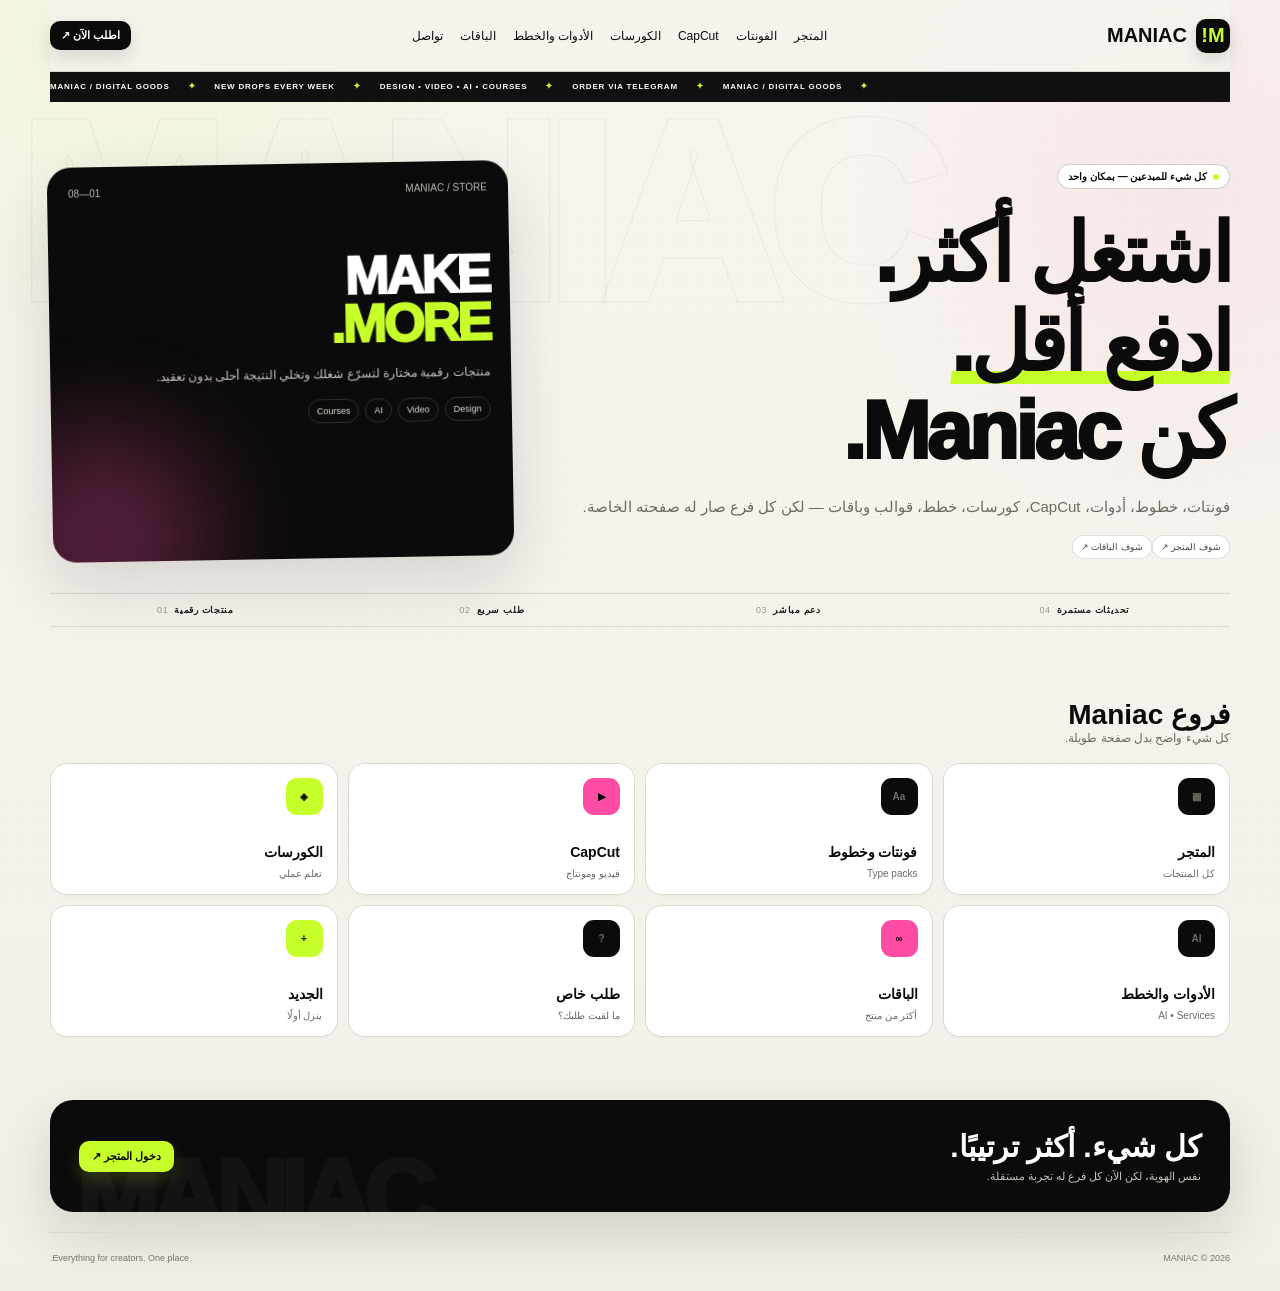
<file: index.html>
<!doctype html><html lang="ar" dir="rtl"><head><meta charset="utf-8"><meta name="viewport" content="width=device-width,initial-scale=1"><title>Maniac — الرئيسية</title><link rel="stylesheet" href="style.css?v=20260921c"></head><body><div class="wrap"><nav><a class="logo" href="index.html"><span class="logoMark">M!</span><span>MANIAC</span></a><div class="nav"><a href="shop.html">المتجر</a><a href="fonts.html">الفونتات</a><a href="capcut.html">CapCut</a><a href="courses.html">الكورسات</a><a href="tools.html">الأدوات والخطط</a><a href="bundles.html">الباقات</a><a href="contact.html">تواصل</a></div><a class="navBtn" href="https://t.me/aabrahamdrbaa" target="_blank">اطلب الآن ↗</a></nav><div class="ticker"><div class="tickerTrack" dir="ltr"><span>MANIAC / DIGITAL GOODS</span><i>✦</i><span>NEW DROPS EVERY WEEK</span><i>✦</i><span>DESIGN • VIDEO • AI • COURSES</span><i>✦</i><span>ORDER VIA TELEGRAM</span><i>✦</i><span>MANIAC / DIGITAL GOODS</span><i>✦</i></div></div><main><section class="hero"><div><span class="kicker"><i></i> كل شيء للمبدعين — بمكان واحد</span><h1><span class="heroLine">اشتغل أكثر.</span><span class="heroLine accent">ادفع أقل.</span><span class="heroLine">كن <bdi dir="ltr">Maniac</bdi>.</span></h1><p class="lead">فونتات، خطوط، أدوات، <bdi dir="ltr">CapCut</bdi>، كورسات، خطط، قوالب وباقات — لكن كل فرع صار له صفحته الخاصة.</p><div class="tagRow"><a class="tag" href="shop.html">شوف المتجر ↗</a><a class="tag" href="bundles.html">شوف الباقات ↗</a></div></div><div class="heroSide"><div class="mini"><span>MANIAC / STORE</span><span>01—08</span></div><div class="bigWord">MAKE<br><span>MORE.</span></div><div class="sideText">منتجات رقمية مختارة لتسرّع شغلك وتخلي النتيجة أحلى بدون تعقيد.</div><div class="pillRow"><span class="pill">Design</span><span class="pill">Video</span><span class="pill">AI</span><span class="pill">Courses</span></div></div></section><div class="featureLine" dir="ltr"><div class="featureItem"><span>01</span><b dir="rtl">منتجات رقمية</b></div><div class="featureItem"><span>02</span><b dir="rtl">طلب سريع</b></div><div class="featureItem"><span>03</span><b dir="rtl">دعم مباشر</b></div><div class="featureItem"><span>04</span><b dir="rtl">تحديثات مستمرة</b></div></div><section class="section"><div class="head"><div><h2>فروع Maniac</h2><p>كل شيء واضح بدل صفحة طويلة.</p></div></div><div class="grid"><a class="cat" href="shop.html"><span class="icon">▦</span><div><h3>المتجر</h3><span>كل المنتجات</span></div></a><a class="cat" href="fonts.html"><span class="icon">Aa</span><div><h3>فونتات وخطوط</h3><span>Type packs</span></div></a><a class="cat" href="capcut.html"><span class="icon">▶</span><div><h3>CapCut</h3><span>فيديو ومونتاج</span></div></a><a class="cat" href="courses.html"><span class="icon">◈</span><div><h3>الكورسات</h3><span>تعلم عملي</span></div></a><a class="cat" href="tools.html"><span class="icon">AI</span><div><h3>الأدوات والخطط</h3><span>AI • Services</span></div></a><a class="cat" href="bundles.html"><span class="icon">∞</span><div><h3>الباقات</h3><span>أكثر من منتج</span></div></a><a class="cat" href="contact.html"><span class="icon">?</span><div><h3>طلب خاص</h3><span>ما لقيت طلبك؟</span></div></a><a class="cat" href="shop.html"><span class="icon">+</span><div><h3>الجديد</h3><span>ينزل أولًا</span></div></a></div></section><section class="banner"><div><h2>كل شيء. أكثر ترتيبًا.</h2><p>نفس الهوية، لكن الآن كل فرع له تجربة مستقلة.</p></div><a class="bannerBtn" href="shop.html">دخول المتجر ↗</a></section></main><footer><span>MANIAC © 2026</span><span>Everything for creators. One place.</span></footer></div><div class="mobileBar"><a href="shop.html">المتجر</a><a href="bundles.html">الباقات</a><a class="mobileOrder" href="https://t.me/aabrahamdrbaa" target="_blank" rel="noopener">Telegram ↗</a></div></body></html>
</file>
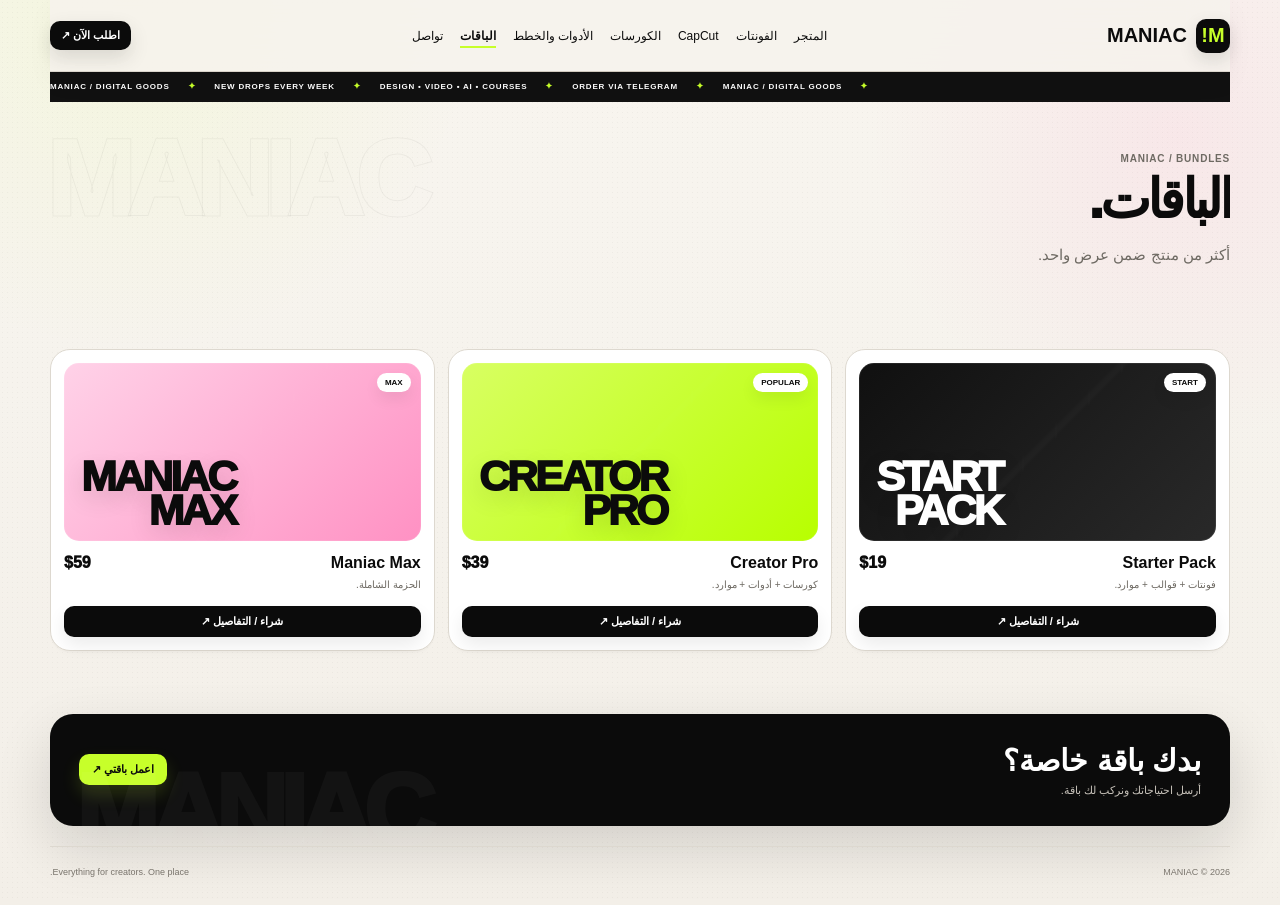
<file: bundles.html>
<!doctype html><html lang="ar" dir="rtl"><head><meta charset="utf-8"><meta name="viewport" content="width=device-width,initial-scale=1"><title>الباقات. — Maniac</title><link rel="stylesheet" href="style.css"></head><body><div class="wrap"><nav><a class="logo" href="index.html"><span class="logoMark">M!</span><span>MANIAC</span></a><div class="nav"><a class="" href="shop.html">المتجر</a><a class="" href="fonts.html">الفونتات</a><a class="" href="capcut.html">CapCut</a><a class="" href="courses.html">الكورسات</a><a class="" href="tools.html">الأدوات والخطط</a><a class="active" href="bundles.html">الباقات</a><a class="" href="contact.html">تواصل</a></div><a class="navBtn" href="https://t.me/aabrahamdrbaa" target="_blank">اطلب الآن ↗</a></nav><div class="ticker"><div class="tickerTrack"><span>MANIAC / DIGITAL GOODS</span><i>✦</i><span>NEW DROPS EVERY WEEK</span><i>✦</i><span>DESIGN • VIDEO • AI • COURSES</span><i>✦</i><span>ORDER VIA TELEGRAM</span><i>✦</i><span>MANIAC / DIGITAL GOODS</span><i>✦</i></div></div><main><section class="pageHead"><span class="eyebrow">MANIAC / BUNDLES</span><h1>الباقات.</h1><p>أكثر من منتج ضمن عرض واحد.</p></section><section class="section"><div class="products"><article class="card"><div class="visual black"><span class="sticker">START</span><div class="art">START<br>PACK</div></div><div class="row"><div><h3>Starter Pack</h3><p>فونتات + قوالب + موارد.</p></div><div class="price">$19</div></div><a class="buy" href="https://t.me/aabrahamdrbaa" target="_blank">شراء / التفاصيل ↗</a></article><article class="card"><div class="visual lime"><span class="sticker">POPULAR</span><div class="art">CREATOR<br>PRO</div></div><div class="row"><div><h3>Creator Pro</h3><p>كورسات + أدوات + موارد.</p></div><div class="price">$39</div></div><a class="buy" href="https://t.me/aabrahamdrbaa" target="_blank">شراء / التفاصيل ↗</a></article><article class="card"><div class="visual pink"><span class="sticker">MAX</span><div class="art">MANIAC<br>MAX</div></div><div class="row"><div><h3>Maniac Max</h3><p>الحزمة الشاملة.</p></div><div class="price">$59</div></div><a class="buy" href="https://t.me/aabrahamdrbaa" target="_blank">شراء / التفاصيل ↗</a></article></div></section><section class="banner"><div><h2>بدك باقة خاصة؟</h2><p>أرسل احتياجاتك ونركب لك باقة.</p></div><a class="bannerBtn" href="https://t.me/aabrahamdrbaa" target="_blank">اعمل باقتي ↗</a></section></main><footer><span>MANIAC © 2026</span><span>Everything for creators. One place.</span></footer></div><div class="mobileBar"><a href="shop.html">المتجر</a><a href="bundles.html">الباقات</a><a class="mobileOrder" href="https://t.me/aabrahamdrbaa" target="_blank" rel="noopener">Telegram ↗</a></div></body></html>
</file>
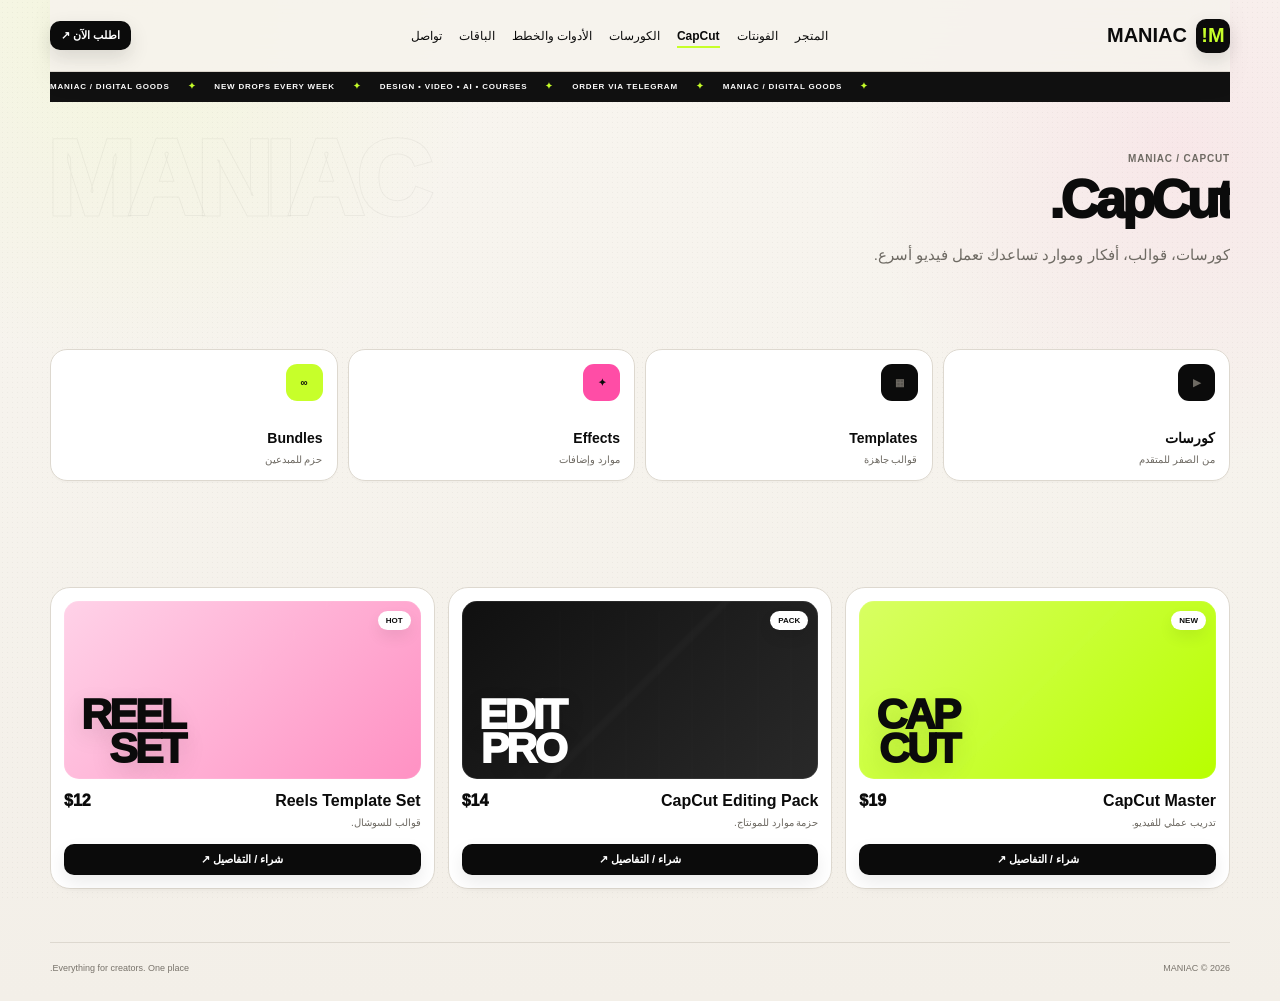
<file: capcut.html>
<!doctype html><html lang="ar" dir="rtl"><head><meta charset="utf-8"><meta name="viewport" content="width=device-width,initial-scale=1"><title>CapCut. — Maniac</title><link rel="stylesheet" href="style.css"></head><body><div class="wrap"><nav><a class="logo" href="index.html"><span class="logoMark">M!</span><span>MANIAC</span></a><div class="nav"><a class="" href="shop.html">المتجر</a><a class="" href="fonts.html">الفونتات</a><a class="active" href="capcut.html">CapCut</a><a class="" href="courses.html">الكورسات</a><a class="" href="tools.html">الأدوات والخطط</a><a class="" href="bundles.html">الباقات</a><a class="" href="contact.html">تواصل</a></div><a class="navBtn" href="https://t.me/aabrahamdrbaa" target="_blank">اطلب الآن ↗</a></nav><div class="ticker"><div class="tickerTrack"><span>MANIAC / DIGITAL GOODS</span><i>✦</i><span>NEW DROPS EVERY WEEK</span><i>✦</i><span>DESIGN • VIDEO • AI • COURSES</span><i>✦</i><span>ORDER VIA TELEGRAM</span><i>✦</i><span>MANIAC / DIGITAL GOODS</span><i>✦</i></div></div><main><section class="pageHead"><span class="eyebrow">MANIAC / CAPCUT</span><h1>CapCut.</h1><p>كورسات، قوالب، أفكار وموارد تساعدك تعمل فيديو أسرع.</p></section><section class="section"><div class="grid"><a class="cat" href="#products"><span class="icon">▶</span><div><h3>كورسات</h3><span>من الصفر للمتقدم</span></div></a><a class="cat" href="#products"><span class="icon">▦</span><div><h3>Templates</h3><span>قوالب جاهزة</span></div></a><a class="cat" href="#products"><span class="icon">✦</span><div><h3>Effects</h3><span>موارد وإضافات</span></div></a><a class="cat" href="#products"><span class="icon">∞</span><div><h3>Bundles</h3><span>حزم للمبدعين</span></div></a></div></section><section class="section" id="products"><div class="products"><article class="card"><div class="visual lime"><span class="sticker">NEW</span><div class="art">CAP<br>CUT</div></div><div class="row"><div><h3>CapCut Master</h3><p>تدريب عملي للفيديو.</p></div><div class="price">$19</div></div><a class="buy" href="https://t.me/aabrahamdrbaa" target="_blank">شراء / التفاصيل ↗</a></article><article class="card"><div class="visual black"><span class="sticker">PACK</span><div class="art">EDIT<br>PRO</div></div><div class="row"><div><h3>CapCut Editing Pack</h3><p>حزمة موارد للمونتاج.</p></div><div class="price">$14</div></div><a class="buy" href="https://t.me/aabrahamdrbaa" target="_blank">شراء / التفاصيل ↗</a></article><article class="card"><div class="visual pink"><span class="sticker">HOT</span><div class="art">REEL<br>SET</div></div><div class="row"><div><h3>Reels Template Set</h3><p>قوالب للسوشال.</p></div><div class="price">$12</div></div><a class="buy" href="https://t.me/aabrahamdrbaa" target="_blank">شراء / التفاصيل ↗</a></article></div></section></main><footer><span>MANIAC © 2026</span><span>Everything for creators. One place.</span></footer></div><div class="mobileBar"><a href="shop.html">المتجر</a><a href="bundles.html">الباقات</a><a class="mobileOrder" href="https://t.me/aabrahamdrbaa" target="_blank" rel="noopener">Telegram ↗</a></div></body></html>
</file>
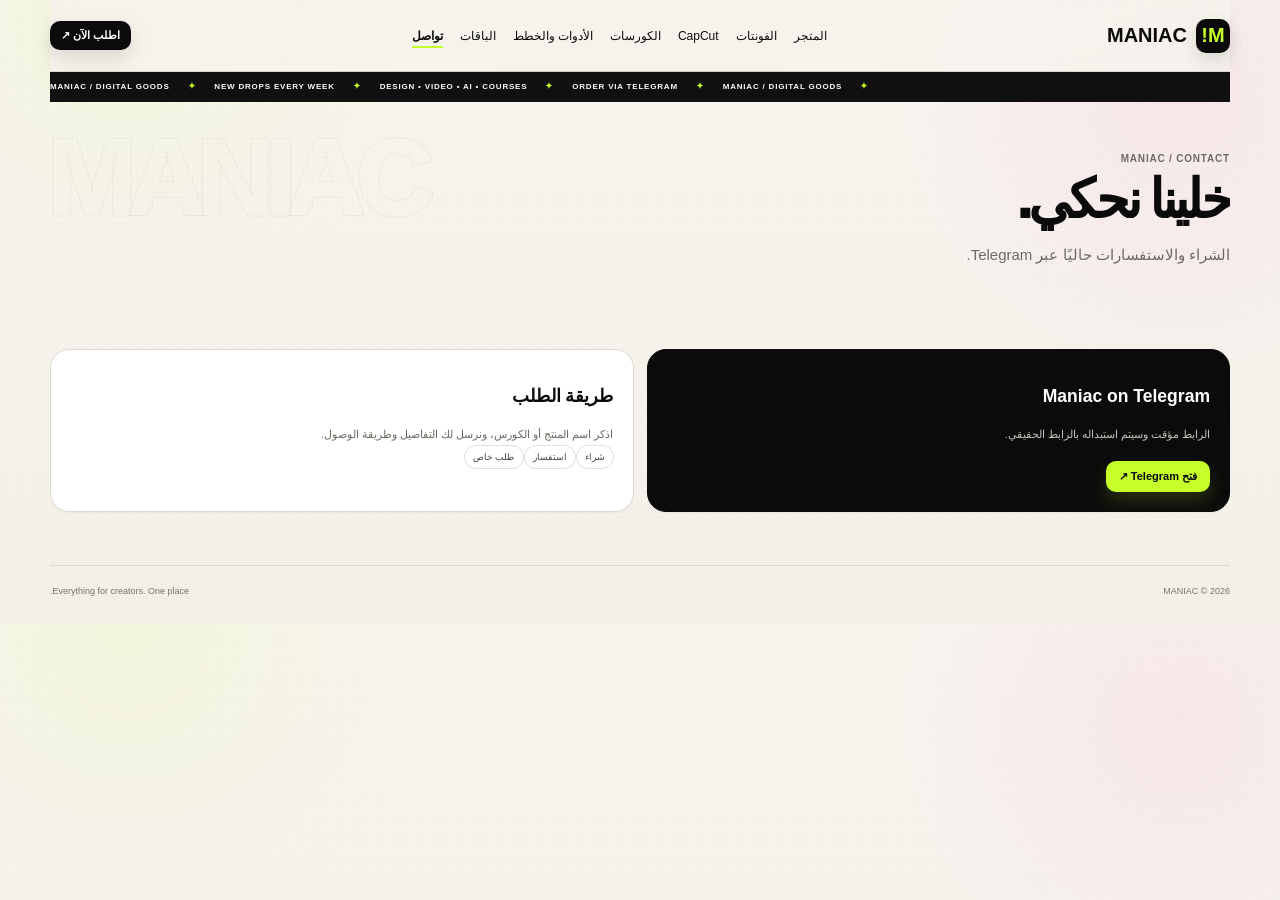
<file: contact.html>
<!doctype html><html lang="ar" dir="rtl"><head><meta charset="utf-8"><meta name="viewport" content="width=device-width,initial-scale=1"><title>خلينا نحكي. — Maniac</title><link rel="stylesheet" href="style.css"></head><body><div class="wrap"><nav><a class="logo" href="index.html"><span class="logoMark">M!</span><span>MANIAC</span></a><div class="nav"><a class="" href="shop.html">المتجر</a><a class="" href="fonts.html">الفونتات</a><a class="" href="capcut.html">CapCut</a><a class="" href="courses.html">الكورسات</a><a class="" href="tools.html">الأدوات والخطط</a><a class="" href="bundles.html">الباقات</a><a class="active" href="contact.html">تواصل</a></div><a class="navBtn" href="https://t.me/aabrahamdrbaa" target="_blank">اطلب الآن ↗</a></nav><div class="ticker"><div class="tickerTrack"><span>MANIAC / DIGITAL GOODS</span><i>✦</i><span>NEW DROPS EVERY WEEK</span><i>✦</i><span>DESIGN • VIDEO • AI • COURSES</span><i>✦</i><span>ORDER VIA TELEGRAM</span><i>✦</i><span>MANIAC / DIGITAL GOODS</span><i>✦</i></div></div><main><section class="pageHead"><span class="eyebrow">MANIAC / CONTACT</span><h1>خلينا نحكي.</h1><p>الشراء والاستفسارات حاليًا عبر Telegram.</p></section><section class="section"><div class="split"><div class="panel dark"><h3>Maniac on Telegram</h3><p>الرابط مؤقت وسيتم استبداله بالرابط الحقيقي.</p><a class="bannerBtn" style="display:inline-block;margin-top:16px" href="https://t.me/aabrahamdrbaa" target="_blank">فتح Telegram ↗</a></div><div class="panel"><h3>طريقة الطلب</h3><p>اذكر اسم المنتج أو الكورس، ونرسل لك التفاصيل وطريقة الوصول.</p><div class="tagRow"><span class="tag">شراء</span><span class="tag">استفسار</span><span class="tag">طلب خاص</span></div></div></div></section></main><footer><span>MANIAC © 2026</span><span>Everything for creators. One place.</span></footer></div><div class="mobileBar"><a href="shop.html">المتجر</a><a href="bundles.html">الباقات</a><a class="mobileOrder" href="https://t.me/aabrahamdrbaa" target="_blank" rel="noopener">Telegram ↗</a></div></body></html>
</file>
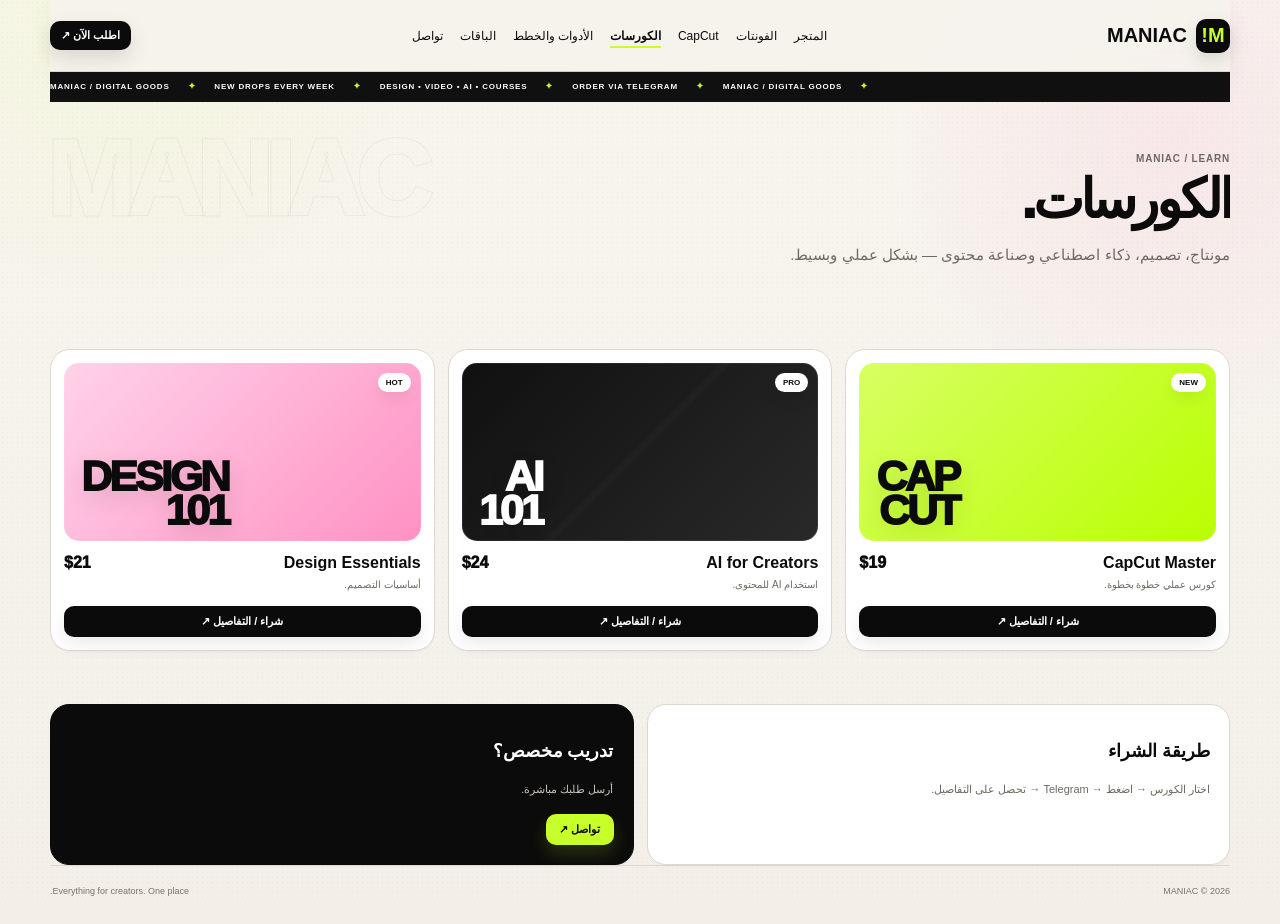
<file: courses.html>
<!doctype html><html lang="ar" dir="rtl"><head><meta charset="utf-8"><meta name="viewport" content="width=device-width,initial-scale=1"><title>الكورسات. — Maniac</title><link rel="stylesheet" href="style.css"></head><body><div class="wrap"><nav><a class="logo" href="index.html"><span class="logoMark">M!</span><span>MANIAC</span></a><div class="nav"><a class="" href="shop.html">المتجر</a><a class="" href="fonts.html">الفونتات</a><a class="" href="capcut.html">CapCut</a><a class="active" href="courses.html">الكورسات</a><a class="" href="tools.html">الأدوات والخطط</a><a class="" href="bundles.html">الباقات</a><a class="" href="contact.html">تواصل</a></div><a class="navBtn" href="https://t.me/aabrahamdrbaa" target="_blank">اطلب الآن ↗</a></nav><div class="ticker"><div class="tickerTrack"><span>MANIAC / DIGITAL GOODS</span><i>✦</i><span>NEW DROPS EVERY WEEK</span><i>✦</i><span>DESIGN • VIDEO • AI • COURSES</span><i>✦</i><span>ORDER VIA TELEGRAM</span><i>✦</i><span>MANIAC / DIGITAL GOODS</span><i>✦</i></div></div><main><section class="pageHead"><span class="eyebrow">MANIAC / LEARN</span><h1>الكورسات.</h1><p>مونتاج، تصميم، ذكاء اصطناعي وصناعة محتوى — بشكل عملي وبسيط.</p></section><section class="section"><div class="products"><article class="card"><div class="visual lime"><span class="sticker">NEW</span><div class="art">CAP<br>CUT</div></div><div class="row"><div><h3>CapCut Master</h3><p>كورس عملي خطوة بخطوة.</p></div><div class="price">$19</div></div><a class="buy" href="https://t.me/aabrahamdrbaa" target="_blank">شراء / التفاصيل ↗</a></article><article class="card"><div class="visual black"><span class="sticker">PRO</span><div class="art">AI<br>101</div></div><div class="row"><div><h3>AI for Creators</h3><p>استخدام AI للمحتوى.</p></div><div class="price">$24</div></div><a class="buy" href="https://t.me/aabrahamdrbaa" target="_blank">شراء / التفاصيل ↗</a></article><article class="card"><div class="visual pink"><span class="sticker">HOT</span><div class="art">DESIGN<br>101</div></div><div class="row"><div><h3>Design Essentials</h3><p>أساسيات التصميم.</p></div><div class="price">$21</div></div><a class="buy" href="https://t.me/aabrahamdrbaa" target="_blank">شراء / التفاصيل ↗</a></article></div></section><section class="split"><div class="panel"><h3>طريقة الشراء</h3><p>اختار الكورس → اضغط → Telegram → تحصل على التفاصيل.</p></div><div class="panel dark"><h3>تدريب مخصص؟</h3><p>أرسل طلبك مباشرة.</p><a class="bannerBtn" style="display:inline-block;margin-top:14px" href="https://t.me/aabrahamdrbaa" target="_blank">تواصل ↗</a></div></section></main><footer><span>MANIAC © 2026</span><span>Everything for creators. One place.</span></footer></div><div class="mobileBar"><a href="shop.html">المتجر</a><a href="bundles.html">الباقات</a><a class="mobileOrder" href="https://t.me/aabrahamdrbaa" target="_blank" rel="noopener">Telegram ↗</a></div></body></html>
</file>
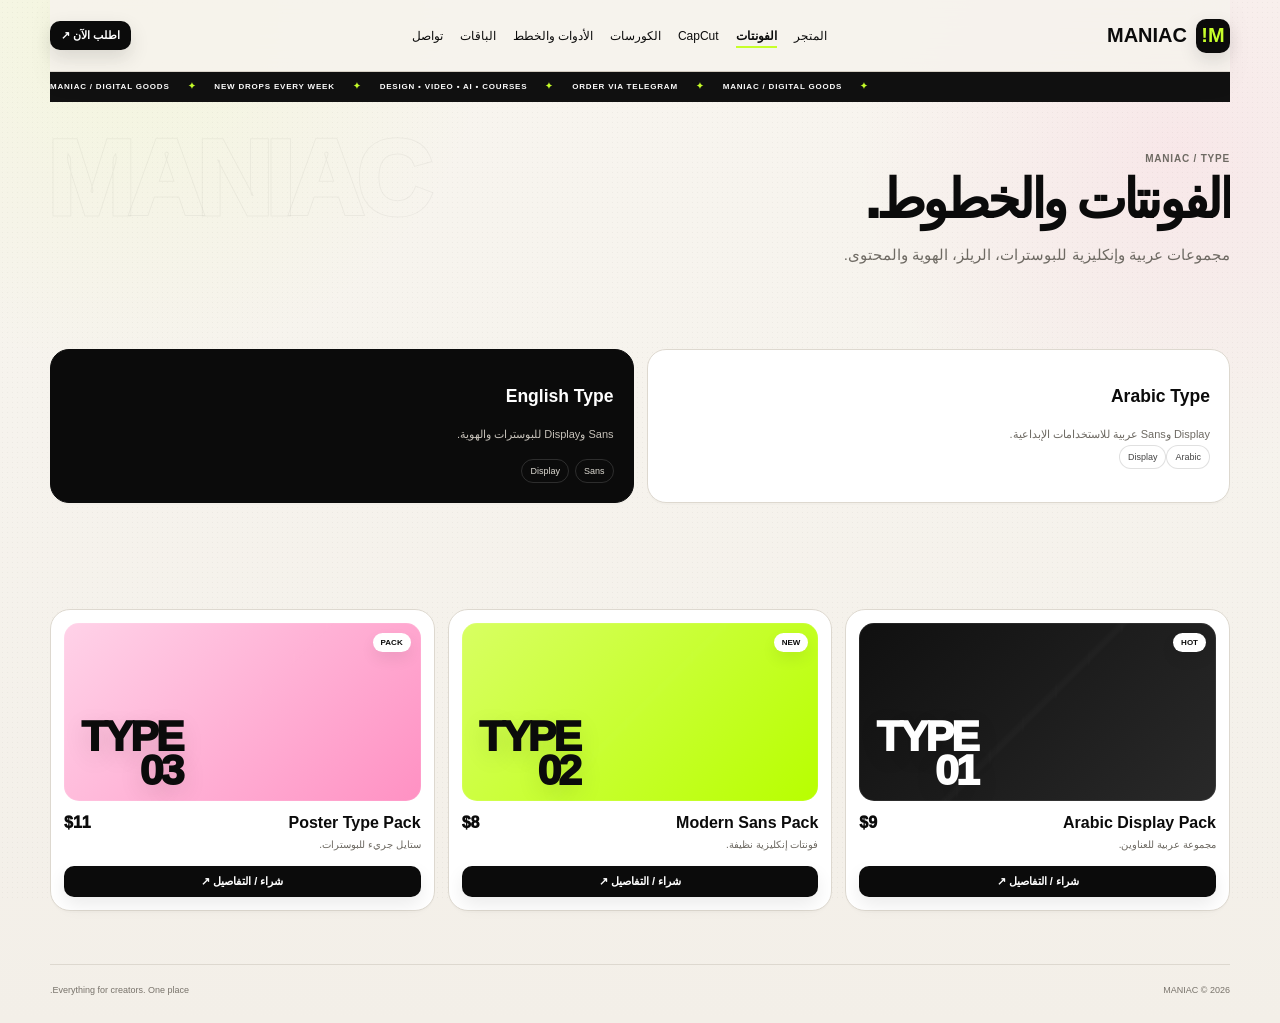
<file: fonts.html>
<!doctype html><html lang="ar" dir="rtl"><head><meta charset="utf-8"><meta name="viewport" content="width=device-width,initial-scale=1"><title>الفونتات والخطوط. — Maniac</title><link rel="stylesheet" href="style.css"></head><body><div class="wrap"><nav><a class="logo" href="index.html"><span class="logoMark">M!</span><span>MANIAC</span></a><div class="nav"><a class="" href="shop.html">المتجر</a><a class="active" href="fonts.html">الفونتات</a><a class="" href="capcut.html">CapCut</a><a class="" href="courses.html">الكورسات</a><a class="" href="tools.html">الأدوات والخطط</a><a class="" href="bundles.html">الباقات</a><a class="" href="contact.html">تواصل</a></div><a class="navBtn" href="https://t.me/aabrahamdrbaa" target="_blank">اطلب الآن ↗</a></nav><div class="ticker"><div class="tickerTrack"><span>MANIAC / DIGITAL GOODS</span><i>✦</i><span>NEW DROPS EVERY WEEK</span><i>✦</i><span>DESIGN • VIDEO • AI • COURSES</span><i>✦</i><span>ORDER VIA TELEGRAM</span><i>✦</i><span>MANIAC / DIGITAL GOODS</span><i>✦</i></div></div><main><section class="pageHead"><span class="eyebrow">MANIAC / TYPE</span><h1>الفونتات والخطوط.</h1><p>مجموعات عربية وإنكليزية للبوسترات، الريلز، الهوية والمحتوى.</p></section><section class="section"><div class="split"><div class="panel"><h3>Arabic Type</h3><p>Display وSans عربية للاستخدامات الإبداعية.</p><div class="tagRow"><span class="tag">Arabic</span><span class="tag">Display</span></div></div><div class="panel dark"><h3>English Type</h3><p>Sans وDisplay للبوسترات والهوية.</p><div class="pillRow"><span class="pill">Sans</span><span class="pill">Display</span></div></div></div></section><section class="section"><div class="products"><article class="card"><div class="visual black"><span class="sticker">HOT</span><div class="art">TYPE<br>01</div></div><div class="row"><div><h3>Arabic Display Pack</h3><p>مجموعة عربية للعناوين.</p></div><div class="price">$9</div></div><a class="buy" href="https://t.me/aabrahamdrbaa" target="_blank">شراء / التفاصيل ↗</a></article><article class="card"><div class="visual lime"><span class="sticker">NEW</span><div class="art">TYPE<br>02</div></div><div class="row"><div><h3>Modern Sans Pack</h3><p>فونتات إنكليزية نظيفة.</p></div><div class="price">$8</div></div><a class="buy" href="https://t.me/aabrahamdrbaa" target="_blank">شراء / التفاصيل ↗</a></article><article class="card"><div class="visual pink"><span class="sticker">PACK</span><div class="art">TYPE<br>03</div></div><div class="row"><div><h3>Poster Type Pack</h3><p>ستايل جريء للبوسترات.</p></div><div class="price">$11</div></div><a class="buy" href="https://t.me/aabrahamdrbaa" target="_blank">شراء / التفاصيل ↗</a></article></div></section></main><footer><span>MANIAC © 2026</span><span>Everything for creators. One place.</span></footer></div><div class="mobileBar"><a href="shop.html">المتجر</a><a href="bundles.html">الباقات</a><a class="mobileOrder" href="https://t.me/aabrahamdrbaa" target="_blank" rel="noopener">Telegram ↗</a></div></body></html>
</file>
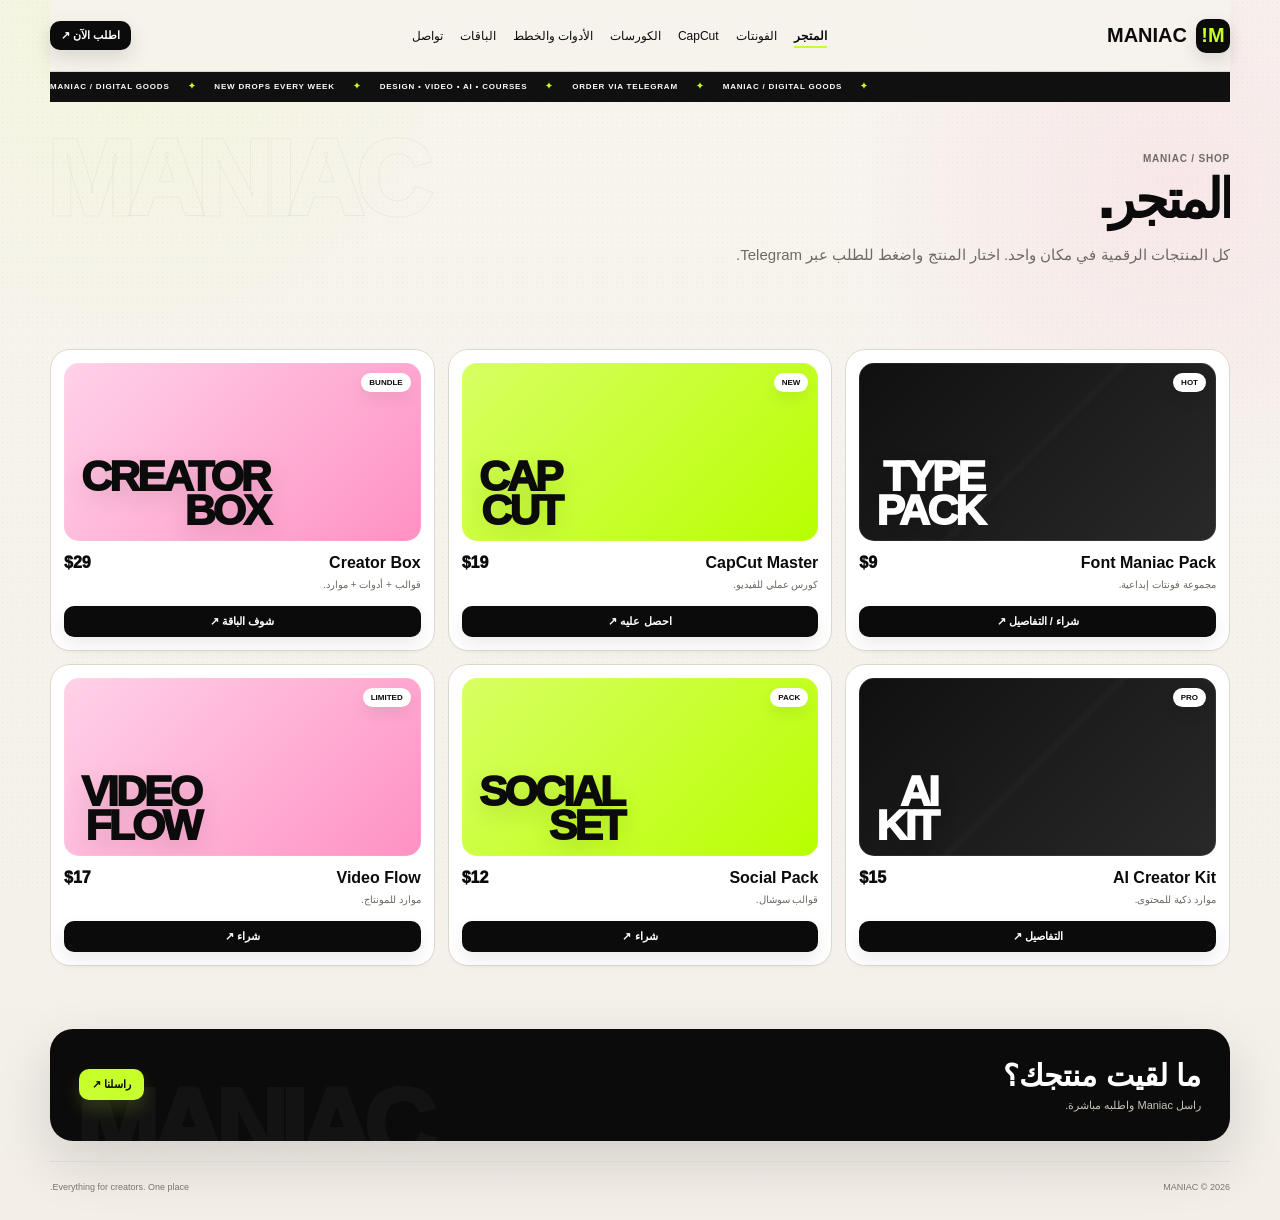
<file: shop.html>
<!doctype html><html lang="ar" dir="rtl"><head><meta charset="utf-8"><meta name="viewport" content="width=device-width,initial-scale=1"><title>Maniac — المتجر</title><link rel="stylesheet" href="style.css"></head><body><div class="wrap"><nav><a class="logo" href="index.html"><span class="logoMark">M!</span><span>MANIAC</span></a><div class="nav"><a class="active" href="shop.html">المتجر</a><a href="fonts.html">الفونتات</a><a href="capcut.html">CapCut</a><a href="courses.html">الكورسات</a><a href="tools.html">الأدوات والخطط</a><a href="bundles.html">الباقات</a><a href="contact.html">تواصل</a></div><a class="navBtn" href="https://t.me/aabrahamdrbaa" target="_blank">اطلب الآن ↗</a></nav><div class="ticker"><div class="tickerTrack"><span>MANIAC / DIGITAL GOODS</span><i>✦</i><span>NEW DROPS EVERY WEEK</span><i>✦</i><span>DESIGN • VIDEO • AI • COURSES</span><i>✦</i><span>ORDER VIA TELEGRAM</span><i>✦</i><span>MANIAC / DIGITAL GOODS</span><i>✦</i></div></div><main><section class="pageHead"><span class="eyebrow">MANIAC / SHOP</span><h1>المتجر.</h1><p>كل المنتجات الرقمية في مكان واحد. اختار المنتج واضغط للطلب عبر Telegram.</p></section><section class="section"><div class="products"><article class="card"><div class="visual black"><span class="sticker">HOT</span><div class="art">TYPE<br>PACK</div></div><div class="row"><div><h3>Font Maniac Pack</h3><p>مجموعة فونتات إبداعية.</p></div><div class="price">$9</div></div><a class="buy" href="https://t.me/aabrahamdrbaa" target="_blank">شراء / التفاصيل ↗</a></article><article class="card"><div class="visual lime"><span class="sticker">NEW</span><div class="art">CAP<br>CUT</div></div><div class="row"><div><h3>CapCut Master</h3><p>كورس عملي للفيديو.</p></div><div class="price">$19</div></div><a class="buy" href="https://t.me/aabrahamdrbaa" target="_blank">احصل عليه ↗</a></article><article class="card"><div class="visual pink"><span class="sticker">BUNDLE</span><div class="art">CREATOR<br>BOX</div></div><div class="row"><div><h3>Creator Box</h3><p>قوالب + أدوات + موارد.</p></div><div class="price">$29</div></div><a class="buy" href="https://t.me/aabrahamdrbaa" target="_blank">شوف الباقة ↗</a></article><article class="card"><div class="visual black"><span class="sticker">PRO</span><div class="art">AI<br>KIT</div></div><div class="row"><div><h3>AI Creator Kit</h3><p>موارد ذكية للمحتوى.</p></div><div class="price">$15</div></div><a class="buy" href="https://t.me/aabrahamdrbaa" target="_blank">التفاصيل ↗</a></article><article class="card"><div class="visual lime"><span class="sticker">PACK</span><div class="art">SOCIAL<br>SET</div></div><div class="row"><div><h3>Social Pack</h3><p>قوالب سوشال.</p></div><div class="price">$12</div></div><a class="buy" href="https://t.me/aabrahamdrbaa" target="_blank">شراء ↗</a></article><article class="card"><div class="visual pink"><span class="sticker">LIMITED</span><div class="art">VIDEO<br>FLOW</div></div><div class="row"><div><h3>Video Flow</h3><p>موارد للمونتاج.</p></div><div class="price">$17</div></div><a class="buy" href="https://t.me/aabrahamdrbaa" target="_blank">شراء ↗</a></article></div></section><section class="banner"><div><h2>ما لقيت منتجك؟</h2><p>راسل Maniac واطلبه مباشرة.</p></div><a class="bannerBtn" href="https://t.me/aabrahamdrbaa" target="_blank">راسلنا ↗</a></section></main><footer><span>MANIAC © 2026</span><span>Everything for creators. One place.</span></footer></div><div class="mobileBar"><a href="shop.html">المتجر</a><a href="bundles.html">الباقات</a><a class="mobileOrder" href="https://t.me/aabrahamdrbaa" target="_blank" rel="noopener">Telegram ↗</a></div></body></html>
</file>
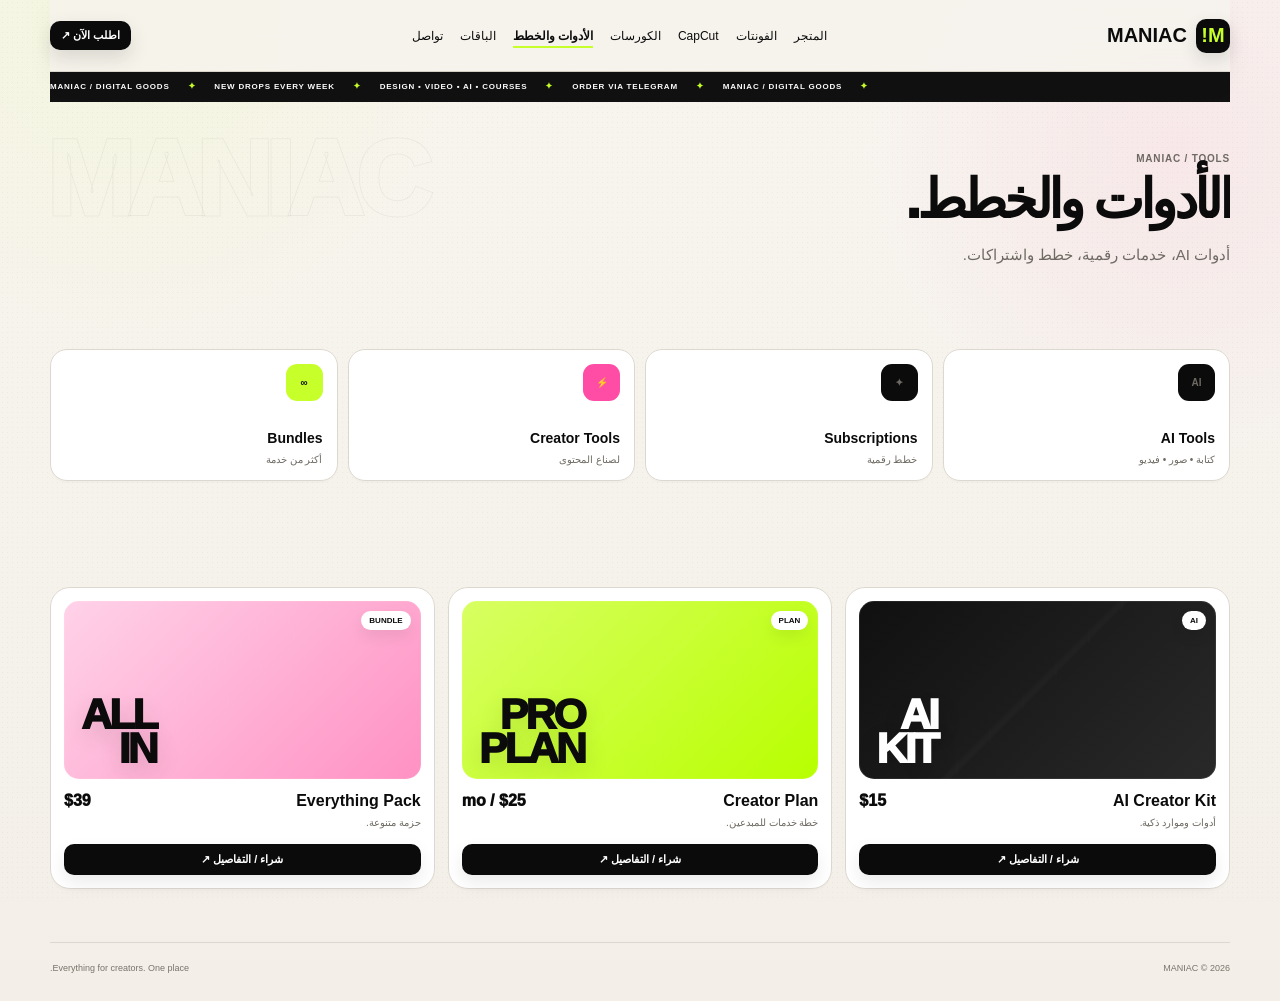
<file: tools.html>
<!doctype html><html lang="ar" dir="rtl"><head><meta charset="utf-8"><meta name="viewport" content="width=device-width,initial-scale=1"><title>الأدوات والخطط. — Maniac</title><link rel="stylesheet" href="style.css"></head><body><div class="wrap"><nav><a class="logo" href="index.html"><span class="logoMark">M!</span><span>MANIAC</span></a><div class="nav"><a class="" href="shop.html">المتجر</a><a class="" href="fonts.html">الفونتات</a><a class="" href="capcut.html">CapCut</a><a class="" href="courses.html">الكورسات</a><a class="active" href="tools.html">الأدوات والخطط</a><a class="" href="bundles.html">الباقات</a><a class="" href="contact.html">تواصل</a></div><a class="navBtn" href="https://t.me/aabrahamdrbaa" target="_blank">اطلب الآن ↗</a></nav><div class="ticker"><div class="tickerTrack"><span>MANIAC / DIGITAL GOODS</span><i>✦</i><span>NEW DROPS EVERY WEEK</span><i>✦</i><span>DESIGN • VIDEO • AI • COURSES</span><i>✦</i><span>ORDER VIA TELEGRAM</span><i>✦</i><span>MANIAC / DIGITAL GOODS</span><i>✦</i></div></div><main><section class="pageHead"><span class="eyebrow">MANIAC / TOOLS</span><h1>الأدوات والخطط.</h1><p>أدوات AI، خدمات رقمية، خطط واشتراكات.</p></section><section class="section"><div class="grid"><a class="cat" href="#products"><span class="icon">AI</span><div><h3>AI Tools</h3><span>كتابة • صور • فيديو</span></div></a><a class="cat" href="#products"><span class="icon">✦</span><div><h3>Subscriptions</h3><span>خطط رقمية</span></div></a><a class="cat" href="#products"><span class="icon">⚡</span><div><h3>Creator Tools</h3><span>لصناع المحتوى</span></div></a><a class="cat" href="#products"><span class="icon">∞</span><div><h3>Bundles</h3><span>أكثر من خدمة</span></div></a></div></section><section class="section" id="products"><div class="products"><article class="card"><div class="visual black"><span class="sticker">AI</span><div class="art">AI<br>KIT</div></div><div class="row"><div><h3>AI Creator Kit</h3><p>أدوات وموارد ذكية.</p></div><div class="price">$15</div></div><a class="buy" href="https://t.me/aabrahamdrbaa" target="_blank">شراء / التفاصيل ↗</a></article><article class="card"><div class="visual lime"><span class="sticker">PLAN</span><div class="art">PRO<br>PLAN</div></div><div class="row"><div><h3>Creator Plan</h3><p>خطة خدمات للمبدعين.</p></div><div class="price">$25 / mo</div></div><a class="buy" href="https://t.me/aabrahamdrbaa" target="_blank">شراء / التفاصيل ↗</a></article><article class="card"><div class="visual pink"><span class="sticker">BUNDLE</span><div class="art">ALL<br>IN</div></div><div class="row"><div><h3>Everything Pack</h3><p>حزمة متنوعة.</p></div><div class="price">$39</div></div><a class="buy" href="https://t.me/aabrahamdrbaa" target="_blank">شراء / التفاصيل ↗</a></article></div></section></main><footer><span>MANIAC © 2026</span><span>Everything for creators. One place.</span></footer></div><div class="mobileBar"><a href="shop.html">المتجر</a><a href="bundles.html">الباقات</a><a class="mobileOrder" href="https://t.me/aabrahamdrbaa" target="_blank" rel="noopener">Telegram ↗</a></div></body></html>
</file>
<file: style.css>
:root{--ink:#0b0b0b;--paper:#f6f3ed;--muted:#6e6a63;--line:#ddd8cf;--lime:#c7ff2a;--pink:#ff4da6}*{box-sizing:border-box}body{margin:0;background:var(--paper);color:var(--ink);font-family:Inter,Arial,sans-serif;font-size:15px}a{text-decoration:none;color:inherit}.wrap{width:min(1180px,calc(100% - 34px));margin:auto}nav{height:72px;display:flex;align-items:center;justify-content:space-between;border-bottom:1px solid var(--line);gap:14px}.logo{display:flex;gap:9px;align-items:center;font-weight:900;font-size:20px;white-space:nowrap}.logoMark{width:34px;height:34px;border-radius:10px;background:#0b0b0b;color:var(--lime);display:grid;place-items:center}.nav{display:flex;gap:17px;font-size:12px;overflow:auto;white-space:nowrap;max-width:58vw}.nav a.active,.nav a:hover{font-weight:800}.navBtn,.buy{background:#0b0b0b;color:#fff;border-radius:10px;font-weight:800}.navBtn{padding:8px 11px;font-size:11px}.hero{padding:62px 0 34px;display:grid;grid-template-columns:1.2fr .8fr;gap:28px}.kicker{display:inline-flex;gap:6px;align-items:center;background:#fff;border:1px solid #cfc9bf;border-radius:99px;padding:6px 10px;font-size:10px;font-weight:800}.kicker i{width:6px;height:6px;border-radius:50%;background:var(--lime)}h1{font-size:clamp(44px,6.7vw,82px);line-height:.98;letter-spacing:-3.7px;margin:21px 0 17px;font-weight:950}.accent{position:relative;z-index:1}.accent:after{content:"";position:absolute;left:0;right:0;bottom:3px;height:13px;background:var(--lime);z-index:-1;transform:skewX(-8deg)}.lead,.pageHead p{font-size:15px;line-height:1.85;color:var(--muted);max-width:650px}.heroSide{background:#0b0b0b;color:#fff;border-radius:24px;padding:21px;min-height:305px;position:relative;overflow:hidden}.heroSide:before{content:"";position:absolute;width:220px;height:220px;border-radius:50%;background:var(--pink);filter:blur(52px);opacity:.3;left:-60px;bottom:-85px}.mini,.bigWord,.sideText,.pillRow{position:relative;z-index:2}.mini{display:flex;justify-content:space-between;color:#bbb7b0;font-size:10px}.bigWord{font-size:53px;font-weight:950;line-height:.9;letter-spacing:-3px;margin-top:58px}.bigWord span{color:var(--lime)}.sideText{font-size:12px;color:#c9c5bd;line-height:1.6;margin-top:17px}.pillRow{display:flex;gap:6px;flex-wrap:wrap;margin-top:14px}.pill,.tag{border-radius:99px;padding:6px 8px;font-size:9px}.pill{border:1px solid rgba(255,255,255,.14);color:#dedbd3}.tag{display:inline-block;background:#fff;border:1px solid rgba(0,0,0,.12);color:#444}.section{padding:53px 0}.head{display:flex;justify-content:space-between;align-items:end;margin-bottom:18px}.head h2{font-size:28px;margin:0}.head p{font-size:12px;color:var(--muted);margin:0}.pageHead{padding:46px 0 12px}.eyebrow{font-size:10px;color:var(--muted);font-weight:800;letter-spacing:.08em}.pageHead h1{font-size:54px;margin:8px 0 10px}.grid{display:grid;grid-template-columns:repeat(4,1fr);gap:10px}.cat{background:#fff;border:1px solid var(--line);border-radius:17px;padding:14px;min-height:132px;display:flex;flex-direction:column;justify-content:space-between}.icon{width:37px;height:37px;border-radius:11px;background:#0b0b0b;color:var(--lime);display:grid;place-items:center;font-weight:900;font-size:11px}.cat h3{font-size:14px;margin:11px 0 3px}.cat span{font-size:10px;color:var(--muted)}.products{display:grid;grid-template-columns:repeat(3,1fr);gap:13px}.card{background:#fff;border:1px solid var(--line);border-radius:20px;padding:13px}.visual{height:178px;border-radius:15px;position:relative;overflow:hidden;margin-bottom:13px}.black{background:linear-gradient(135deg,#101010,#292929)}.lime{background:linear-gradient(135deg,#d8ff62,#b8ff00)}.pink{background:linear-gradient(135deg,#ffd2e8,#ff91c3)}.sticker{position:absolute;top:10px;right:10px;background:#fff;border-radius:99px;padding:5px 8px;font-size:8px;font-weight:900}.art{position:absolute;left:17px;bottom:13px;font-size:43px;font-weight:950;line-height:.8;letter-spacing:-3px}.black .art{color:#fff}.lime .art,.pink .art{color:#0b0b0b}.row{display:flex;justify-content:space-between;gap:8px}.card h3{font-size:16px;margin:0 0 4px}.card p{font-size:10px;line-height:1.7;color:var(--muted);margin:0}.price{font-size:16px;font-weight:950;white-space:nowrap}.buy{display:block;text-align:center;padding:9px;margin-top:13px;font-size:11px}.note{font-size:8px;line-height:1.5;color:#8a867e;margin-top:9px}.split{display:grid;grid-template-columns:1fr 1fr;gap:13px}.panel{background:#fff;border:1px solid var(--line);border-radius:19px;padding:19px}.dark{background:#0b0b0b!important;color:#fff;border-color:#0b0b0b!important}.panel p{font-size:11px;line-height:1.8;color:var(--muted);margin:0}.dark p{color:#c6c1b9}.banner{background:#0b0b0b;color:#fff;border-radius:23px;padding:29px;display:flex;justify-content:space-between;align-items:center;gap:18px;margin:10px 0 20px}.banner h2{font-size:30px;margin:0 0 6px}.banner p{font-size:11px;color:#c6c1b9;margin:0}.bannerBtn{background:var(--lime);color:#0b0b0b;padding:9px 13px;border-radius:10px;font-size:11px;font-weight:900;white-space:nowrap}footer{border-top:1px solid var(--line);padding:20px 0 28px;display:flex;justify-content:space-between;color:#78736b;font-size:9px}@media(max-width:900px){.hero{grid-template-columns:1fr}.products{grid-template-columns:1fr 1fr}.grid{grid-template-columns:1fr 1fr}}@media(max-width:620px){.wrap{width:calc(100% - 20px)}nav{height:63px}.logo{font-size:18px}.logoMark{width:31px;height:31px}.nav{gap:12px;font-size:9px;max-width:47vw}.navBtn{font-size:10px;padding:7px 9px}.hero{padding:42px 0 20px}h1{font-size:clamp(39px,12.7vw,56px);letter-spacing:-2.5px}.lead{font-size:13px}.heroSide{min-height:230px;padding:17px;border-radius:19px}.bigWord{font-size:43px;margin-top:42px}.sideText{font-size:10px}.pill{font-size:8px}.section{padding:41px 0}.head{display:block}.head h2{font-size:24px;margin-bottom:5px}.pageHead{padding:35px 0 12px}.pageHead h1{font-size:39px;letter-spacing:-2px}.grid{gap:8px}.cat{padding:11px;min-height:112px;border-radius:14px}.icon{width:31px;height:31px}.cat h3{font-size:12px}.cat span{font-size:9px}.products{grid-template-columns:1fr}.visual{height:155px}.art{font-size:38px}.card h3{font-size:14px}.buy{font-size:10px;padding:8px}.split{grid-template-columns:1fr}.banner{display:block;padding:23px;border-radius:19px}.banner h2{font-size:24px}.bannerBtn{display:inline-block;margin-top:13px}footer{display:block}footer span{display:block;margin-top:5px}}
body{position:relative;background:radial-gradient(circle at 10% 0%,rgba(199,255,42,.09),transparent 24%),radial-gradient(circle at 92% 15%,rgba(255,77,166,.08),transparent 22%),linear-gradient(180deg,#f8f5ef 0%,var(--paper) 42%,#f3efe8 100%)}
body:before{content:"";position:fixed;inset:0;pointer-events:none;z-index:0;opacity:.3;background-image:radial-gradient(rgba(11,11,11,.12) .55px,transparent .55px);background-size:5px 5px;mix-blend-mode:multiply}
.wrap,nav,main,footer{position:relative;z-index:1}
nav{position:sticky;top:0;z-index:50;background:rgba(246,243,237,.86);backdrop-filter:blur(18px);-webkit-backdrop-filter:blur(18px);box-shadow:0 10px 28px rgba(11,11,11,.04)}
nav:after{content:"";position:absolute;left:0;right:0;bottom:-1px;height:1px;background:linear-gradient(90deg,transparent,#cfc8bc,transparent)}
.logoMark{box-shadow:0 7px 18px rgba(11,11,11,.12);transition:.25s}.logo:hover .logoMark{transform:rotate(-8deg) scale(1.05)}
.nav a{position:relative;padding:8px 0}.nav a:after{content:"";position:absolute;right:0;left:0;bottom:3px;height:2px;background:var(--lime);transform:scaleX(0);transform-origin:right;transition:.2s}.nav a:hover:after,.nav a.active:after{transform:scaleX(1)}
.navBtn{box-shadow:0 8px 20px rgba(11,11,11,.12);transition:.2s}.navBtn:hover{transform:translateY(-2px);box-shadow:0 12px 24px rgba(11,11,11,.17)}
.ticker{overflow:hidden;border-bottom:1px solid var(--line);background:#111;color:#fff;height:29px;display:flex;align-items:center}.tickerTrack{display:flex;align-items:center;gap:17px;white-space:nowrap;min-width:max-content;font-size:8px;font-weight:800;letter-spacing:.12em;animation:marquee 28s linear infinite}.ticker i{color:var(--lime);font-style:normal}@keyframes marquee{from{transform:translateX(0)}to{transform:translateX(-50%)}}
.hero{position:relative;isolation:isolate}.hero:before{content:"MANIAC";position:absolute;z-index:-1;left:-35px;top:20px;font-size:clamp(130px,20vw,250px);font-weight:950;letter-spacing:-14px;line-height:.75;color:transparent;-webkit-text-stroke:1px rgba(11,11,11,.055);pointer-events:none}
.hero>div:first-child{animation:rise .65s ease both}.heroSide{box-shadow:0 24px 65px rgba(11,11,11,.14);transform:rotate(-1deg);transition:.35s}.heroSide:hover{transform:translateY(-4px) rotate(0deg)}.heroSide:before{animation:float 7s ease-in-out infinite}
@keyframes rise{from{opacity:0;transform:translateY(15px)}to{opacity:1;transform:none}}@keyframes float{0%,100%{transform:translate(0,0)}50%{transform:translate(13px,-12px)}}
.featureLine{margin:0 0 18px;border-top:1px solid var(--line);border-bottom:1px solid var(--line);padding:12px 4px;display:flex;justify-content:space-between;gap:12px;overflow:hidden;color:#7a746c;font-size:9px;letter-spacing:.07em}.featureLine span{color:#9b958c}.featureLine b{color:#211f1c;font-size:9px}
.grid .cat,.card,.panel{box-shadow:0 2px 0 rgba(11,11,11,.015);transition:transform .22s ease,box-shadow .22s ease,border-color .22s ease}.grid .cat{position:relative;overflow:hidden}.grid .cat:before{content:"";position:absolute;right:0;top:0;width:0;height:2px;background:var(--lime);transition:.25s}.grid .cat:hover:before{width:100%}
.grid .cat:nth-child(3n) .icon{background:var(--pink);color:#0b0b0b}.grid .cat:nth-child(4n) .icon{background:var(--lime);color:#0b0b0b}.grid .cat:hover,.card:hover,.panel:hover{transform:translateY(-4px);box-shadow:0 18px 34px rgba(18,14,10,.08);border-color:#cbc4b8}
.visual{box-shadow:inset 0 0 0 1px rgba(255,255,255,.08)}.visual:after{content:"";position:absolute;inset:0;opacity:.35;background:linear-gradient(135deg,transparent 0 48%,rgba(255,255,255,.08) 49% 50%,transparent 51%),repeating-linear-gradient(90deg,transparent 0 31px,rgba(255,255,255,.055) 32px,transparent 33px)}.black:after{opacity:.25}.lime:after,.pink:after{opacity:.18}
.sticker{box-shadow:0 7px 15px rgba(0,0,0,.07)}.art{z-index:2;text-shadow:0 8px 25px rgba(0,0,0,.12)}
.buy{position:relative;overflow:hidden;transition:.2s;box-shadow:0 8px 18px rgba(11,11,11,.08)}.buy:hover{transform:translateY(-2px);box-shadow:0 12px 22px rgba(11,11,11,.16)}
.banner{box-shadow:0 22px 55px rgba(11,11,11,.14)}.banner:after{content:"MANIAC";position:absolute;left:25px;bottom:-42px;font-size:100px;font-weight:950;color:rgba(255,255,255,.035);letter-spacing:-8px;pointer-events:none}.bannerBtn{box-shadow:0 9px 18px rgba(199,255,42,.16);transition:.2s}.bannerBtn:hover{transform:translateY(-2px);box-shadow:0 13px 25px rgba(199,255,42,.24)}
.pageHead{position:relative;overflow:hidden}.pageHead:after{content:"MANIAC";position:absolute;left:-4px;top:18px;font-size:105px;font-weight:950;letter-spacing:-7px;color:transparent;-webkit-text-stroke:1px rgba(11,11,11,.045);pointer-events:none}.pageHead>*{position:relative;z-index:1}
.mobileBar{display:none}
@media(max-width:620px){
 body{padding-bottom:56px}.ticker{height:26px}.tickerTrack{font-size:7px;gap:13px}.hero:before{font-size:92px;left:-8px;top:30px;letter-spacing:-7px}.featureLine{justify-content:flex-start;gap:9px;overflow:auto;white-space:nowrap;padding:10px 2px}.featureLine b{font-size:8px}.pageHead:after{font-size:70px;top:20px;letter-spacing:-5px}
 .heroSide{transform:none}
 .mobileBar{position:fixed;display:grid;grid-template-columns:1fr 1fr 1.45fr;gap:6px;left:8px;right:8px;bottom:8px;padding:7px;background:rgba(11,11,11,.92);border:1px solid rgba(255,255,255,.1);border-radius:15px;box-shadow:0 15px 35px rgba(0,0,0,.2);backdrop-filter:blur(14px);z-index:80}
 .mobileBar a{color:#fff;text-align:center;padding:8px 5px;border-radius:9px;font-size:10px}.mobileBar .mobileOrder{background:var(--lime);color:#0b0b0b;font-weight:900}
}

/* 2026-09-21 mobile/bidi stability patch */
bdi{unicode-bidi:isolate}
.ticker{position:relative;display:flex;align-items:center;width:100%;height:30px;overflow:hidden;background:#111!important;color:#fff!important;border-bottom:1px solid #111;direction:ltr}
.tickerTrack{direction:ltr!important;display:flex!important;align-items:center;gap:18px;width:max-content;min-width:max-content;white-space:nowrap;flex-wrap:nowrap;font-size:8px;font-weight:800;letter-spacing:.1em;line-height:1;animation:marquee 24s linear infinite}
.tickerTrack span,.tickerTrack i{flex:0 0 auto;display:inline-block}
.tickerTrack i{color:var(--lime);font-style:normal;font-size:9px}
.featureLine{direction:ltr;display:grid;grid-template-columns:repeat(4,minmax(0,1fr));align-items:center;gap:10px;padding:11px 2px;overflow:visible;white-space:nowrap}
.featureItem{display:flex;align-items:baseline;justify-content:center;gap:6px;min-width:0;white-space:nowrap}
.featureItem span{direction:ltr;color:#9b958c;font-variant-numeric:tabular-nums}
.featureItem b{direction:rtl;unicode-bidi:isolate;color:#211f1c;font-size:9px}
.hero h1 bdi{unicode-bidi:isolate;direction:ltr;display:inline-block}
@media(max-width:620px){
  .ticker{height:27px}
  .tickerTrack{gap:14px;font-size:7px;letter-spacing:.08em;animation-duration:21s}
  .featureLine{grid-template-columns:repeat(4,minmax(105px,1fr));gap:8px;overflow-x:auto;overflow-y:hidden;scrollbar-width:none;padding:9px 1px}
  .featureLine::-webkit-scrollbar{display:none}
  .featureItem{justify-content:flex-start;gap:5px}
  .featureItem b{font-size:8px}
  h1{font-size:clamp(38px,11.3vw,52px);letter-spacing:-2.3px}
}

/* 2026-09-21 hero typography correction */
.hero h1{direction:rtl;text-align:right;line-height:1.08}
.heroLine{display:block;white-space:nowrap;position:relative}
.hero h1 .accent{display:block;width:max-content;max-width:100%}
@media(max-width:620px){
  .hero{gap:26px}
  .hero h1{font-size:clamp(38px,11.3vw,52px);line-height:1.1;letter-spacing:-1px;margin-top:22px;margin-bottom:21px}
  .heroLine{margin-bottom:.06em}
  .hero h1 .accent{padding-bottom:4px}
  .hero h1 .accent:after{bottom:4px;height:10px}
  .lead{margin-top:6px}
}
</file>
